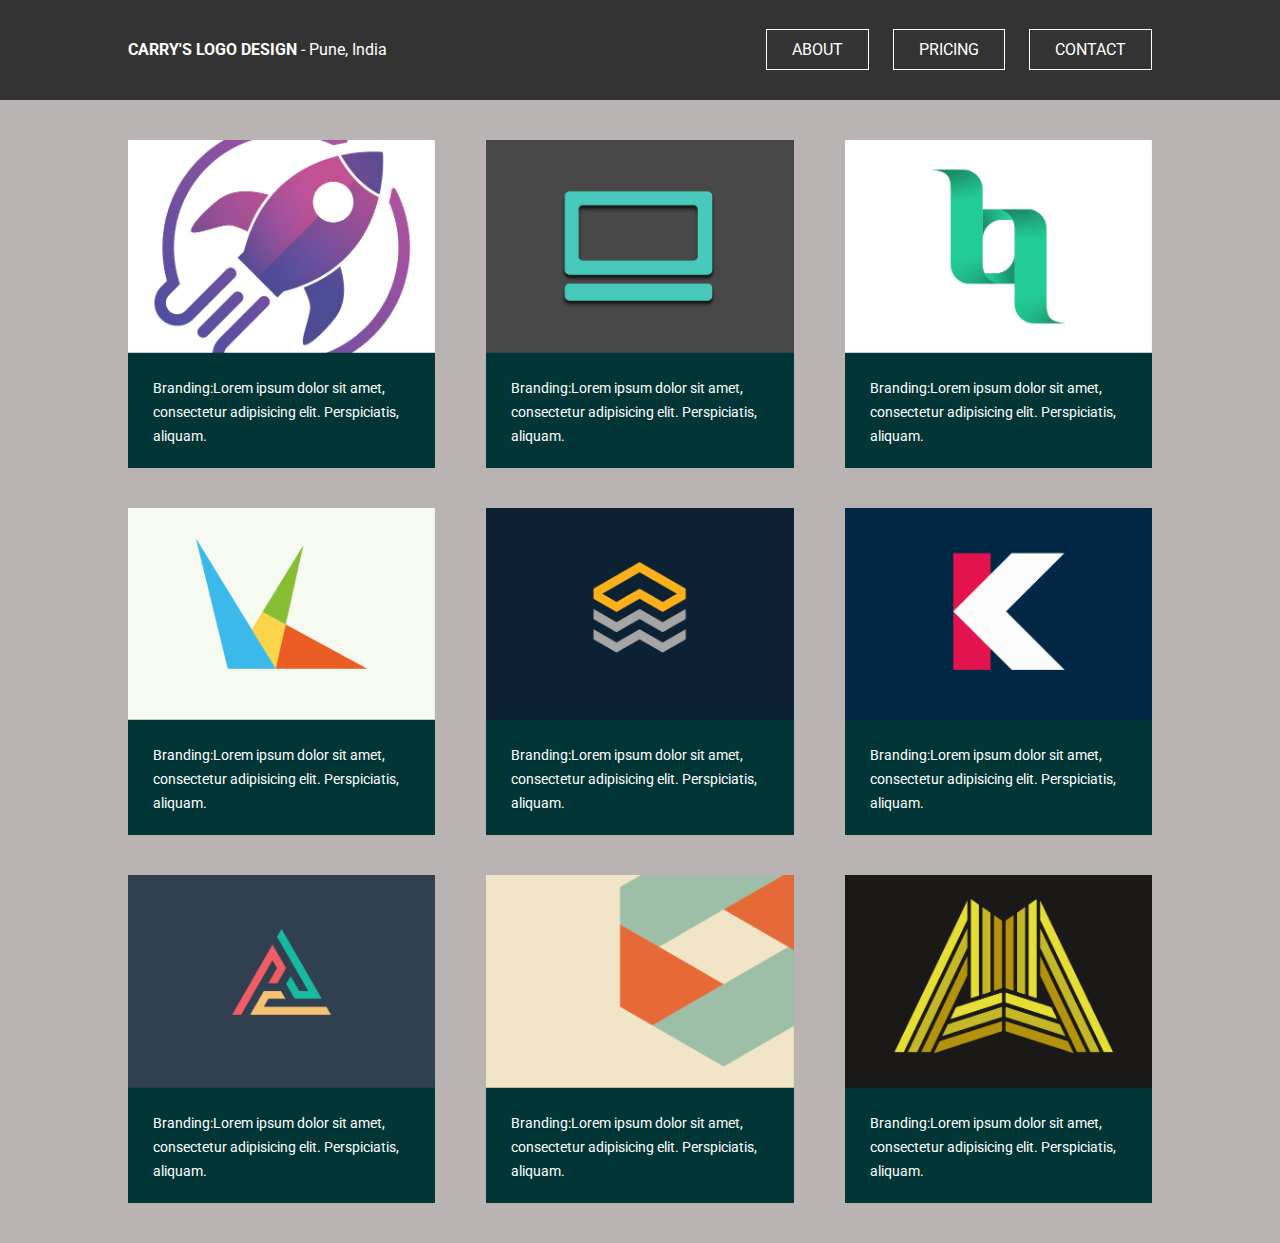
<file: index.html>
<!DOCTYPE html>
<html lang="en">
  <head>
    <meta charset="UTF-8" />
    <meta name="viewport" content="width=device-width, initial-scale=1.0" />
    <meta http-equiv="X-UA-Compatible" content="ie=edge" />
    <title>Karan's Portfolio</title>
    <link rel="stylesheet" href="css-reset.css" />
    <link rel="stylesheet" href="style.css" />
    <link
      href="https://fonts.googleapis.com/css2?family=Roboto&display=swap"
      rel="stylesheet"
    />
  </head>
  <body>
    <div class="header-container">
      <!-- Nav bar -->
      <header>
        <div class="logo">
          <span style="font-weight: 700;">CARRY'S LOGO DESIGN</span> - Pune,
          India
        </div>
        <nav>
          <a href="#" class="mybtn">ABOUT</a>
          <a href="#" class="mybtn">PRICING</a>
          <a href="#" class="mybtn">CONTACT</a>
        </nav>

        <!-- Mobile nav bar -->
        <div class="mob-wrapper">
          <img
            src="./images small/icon-burger-menu.svg"
            alt="menu"
            style="width: 20px;"
            class="burgermenu"
          />

          <div class="mob-nav">
            <a href="#" class="mob-button">ABOUT</a>
            <a href="#" class="mob-button">PRICING</a>
            <a href="#" class="mob-button">CONTACT</a>
          </div>
        </div>
      </header>
    </div>

    <!-- Logo images -->
    <div class="container">
      <div class="col">
        <img src="./images large/image1@2x.png" alt="" />
        <p>
          Branding:Lorem ipsum dolor sit amet, consectetur adipisicing elit.
          Perspiciatis, aliquam.
        </p>
      </div>
      <div class="col">
        <img src="./images large/image2@2x.png" alt="" />
        <p>
          Branding:Lorem ipsum dolor sit amet, consectetur adipisicing elit.
          Perspiciatis, aliquam.
        </p>
      </div>
      <div class="col hide-mobile">
        <img src="./images large/image3@2x.png" alt="" />
        <p>
          Branding:Lorem ipsum dolor sit amet, consectetur adipisicing elit.
          Perspiciatis, aliquam.
        </p>
      </div>
      <div class="col hide-mobile">
        <img src="./images large/image4@2x.png" alt="" />
        <p>
          Branding:Lorem ipsum dolor sit amet, consectetur adipisicing elit.
          Perspiciatis, aliquam.
        </p>
      </div>
      <div class="col">
        <img src="./images large/image5@2x.png" alt="" />
        <p>
          Branding:Lorem ipsum dolor sit amet, consectetur adipisicing elit.
          Perspiciatis, aliquam.
        </p>
      </div>
      <div class="col hide-desktop-only">
        <img src="./images large/image6@2x.png" alt="" />
        <p>
          Branding:Lorem ipsum dolor sit amet, consectetur adipisicing elit.
          Perspiciatis, aliquam.
        </p>
      </div>
      <div class="col">
        <img src="./images large/image7@2x.png" alt="" />
        <p>
          Branding:Lorem ipsum dolor sit amet, consectetur adipisicing elit.
          Perspiciatis, aliquam.
        </p>
      </div>
      <div class="col">
        <img src="./images large/image8@2x.png" alt="" />
        <p>
          Branding:Lorem ipsum dolor sit amet, consectetur adipisicing elit.
          Perspiciatis, aliquam.
        </p>
      </div>
      <div class="col">
        <img src="./images large/image9@2x.png" alt="" />
        <p>
          Branding:Lorem ipsum dolor sit amet, consectetur adipisicing elit.
          Perspiciatis, aliquam.
        </p>
      </div>
      <div class="col">
        <img src="./images large/image10@2x.png" alt="" />
        <p>
          Branding:Lorem ipsum dolor sit amet, consectetur adipisicing elit.
          Perspiciatis, aliquam.
        </p>
      </div>
    </div>

    <!-- Scripts -->
    <script
      src="http://code.jquery.com/jquery-3.5.1.js"
      integrity="sha256-QWo7LDvxbWT2tbbQ97B53yJnYU3WhH/C8ycbRAkjPDc="
      crossorigin="anonymous"
    ></script>
    <script src="scripts.js"></script>
  </body>
</html>
</file>
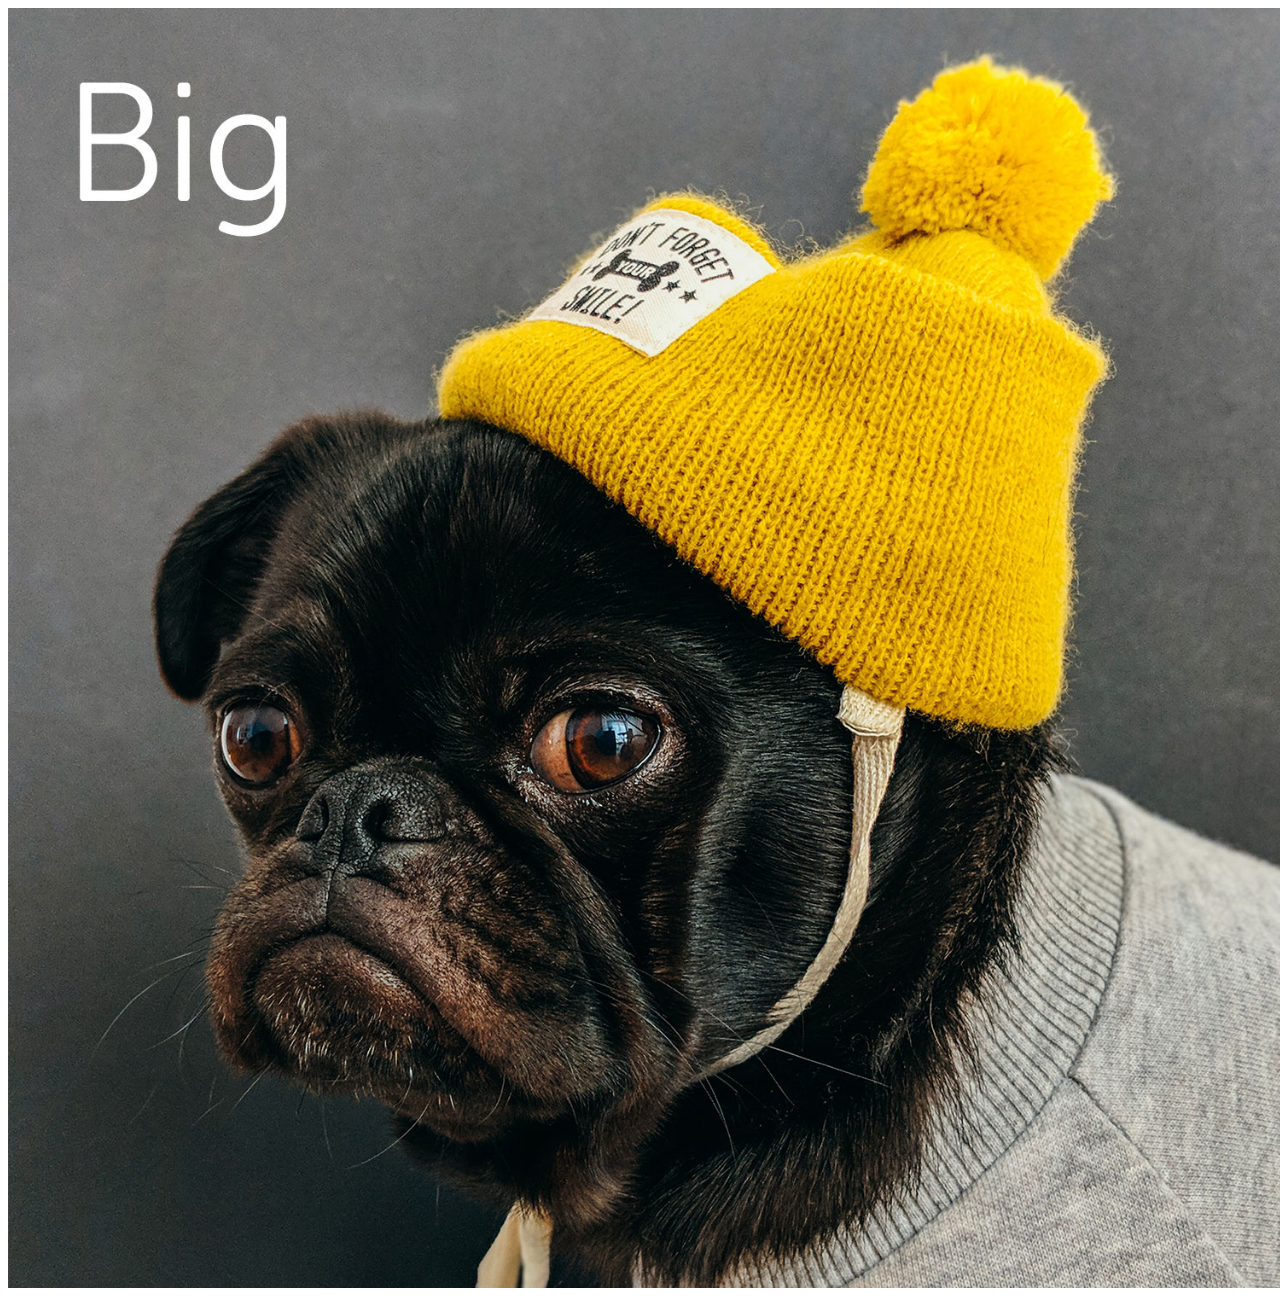
<file: image-srcset.html>
<!DOCTYPE html>
<html lang="en">
  <head>
    <meta charset="UTF-8" />
    <meta name="viewport" content="width=device-width, initial-scale=1.0" />
    <title>Document</title>
  </head>
  <body>
    <img
      src="./pug/pug-charles-unsplash-small.jpg"
      alt=""
      srcset="
        ./pug/pug-charles-unsplash-small.jpg   500w,
        ./pug/pug-charles-unsplash-medium.jpg 1000w,
        ./pug/pug-charles-unsplash-big.jpg    1500w
      "
    />
  </body>
</html>
</file>
<file: style.css>
/* Global view aka Desktop view */
body {
  font-family: "Roboto", sans-serif;
  color: white;
  background-color: rgb(185, 179, 179);
}

.container {
  min-height: 500px;
  max-width: 1024px;
  margin: auto;
  display: flex;
  flex-wrap: wrap;
  justify-content: space-between;
  padding-top: 140px;
}

.header-container {
  background-color: rgb(51, 51, 51);
  min-height: 100px;
  position: fixed;
  width: 100%;
}
a {
  color: white;
  text-decoration: none;
}
header {
  max-width: 1024px;
  /* background-color: rgb(2, 54, 54); */
  min-height: 100px;
  margin: 0 auto;
  display: flex;
  justify-content: space-between;
  align-items: center;
}
.col {
  width: 30%;
  margin-bottom: 40px;
  background-color: rgb(2, 54, 54);
}
.col p {
  color: white;
  font-size: 0.875rem;
  padding: 20px 25px;
  line-height: 1.5rem;
}
.hide-desktop-only {
  display: none;
}

.col img {
  width: 100%;
  height: auto;
}

.col p::first-line {
  font-weight: 400;
}

.mybtn {
  padding: 10px 25px;
  border-style: solid;
  border-width: 1px;
  margin-left: 20px;
}
.mob-wrapper {
  display: none;
}

/* Tablet view */
@media (max-width: 768px) {
  .col {
    width: 45%;
  }
  .hide-desktop-only {
    display: block;
  }
  /* header {
    display: block;
    text-align: center;
  } */

  .header-container {
    position: relative;
  }

  .container {
    padding-top: 40px;
  }

  nav {
    display: none;
  }

  nav a {
    display: block;
  }

  .logo {
    padding: 40px 0;
  }

  .mybtn {
    margin-left: 0;
  }

  .mob-wrapper {
    display: block;
    padding-right: 30px;
  }
  .mob-nav {
    display: block;
    position: absolute;
  }
  .mob-button {
    display: block;
    background-color: tomato;
    padding: 15px 30px;
    margin-left: -70px;
    text-align: center;
  }
}

/* mobile view */

@media (max-width: 400px) {
  .col {
    width: 100%;
  }

  .hide-mobile {
    display: none;
  }

  header {
    display: block;
    text-align: center;
  }

  nav a {
    display: block;
  }

  .logo {
    padding: 40px 0;
  }

  .mybtn {
    margin-left: 0;
  }

  .header-container {
    position: relative;
  }
  .mob-button {
    display: block;
    background-color: tomato;
    padding: 15px 30px;
    margin-right: -390px;
    text-align: center;
  }
}
</file>
